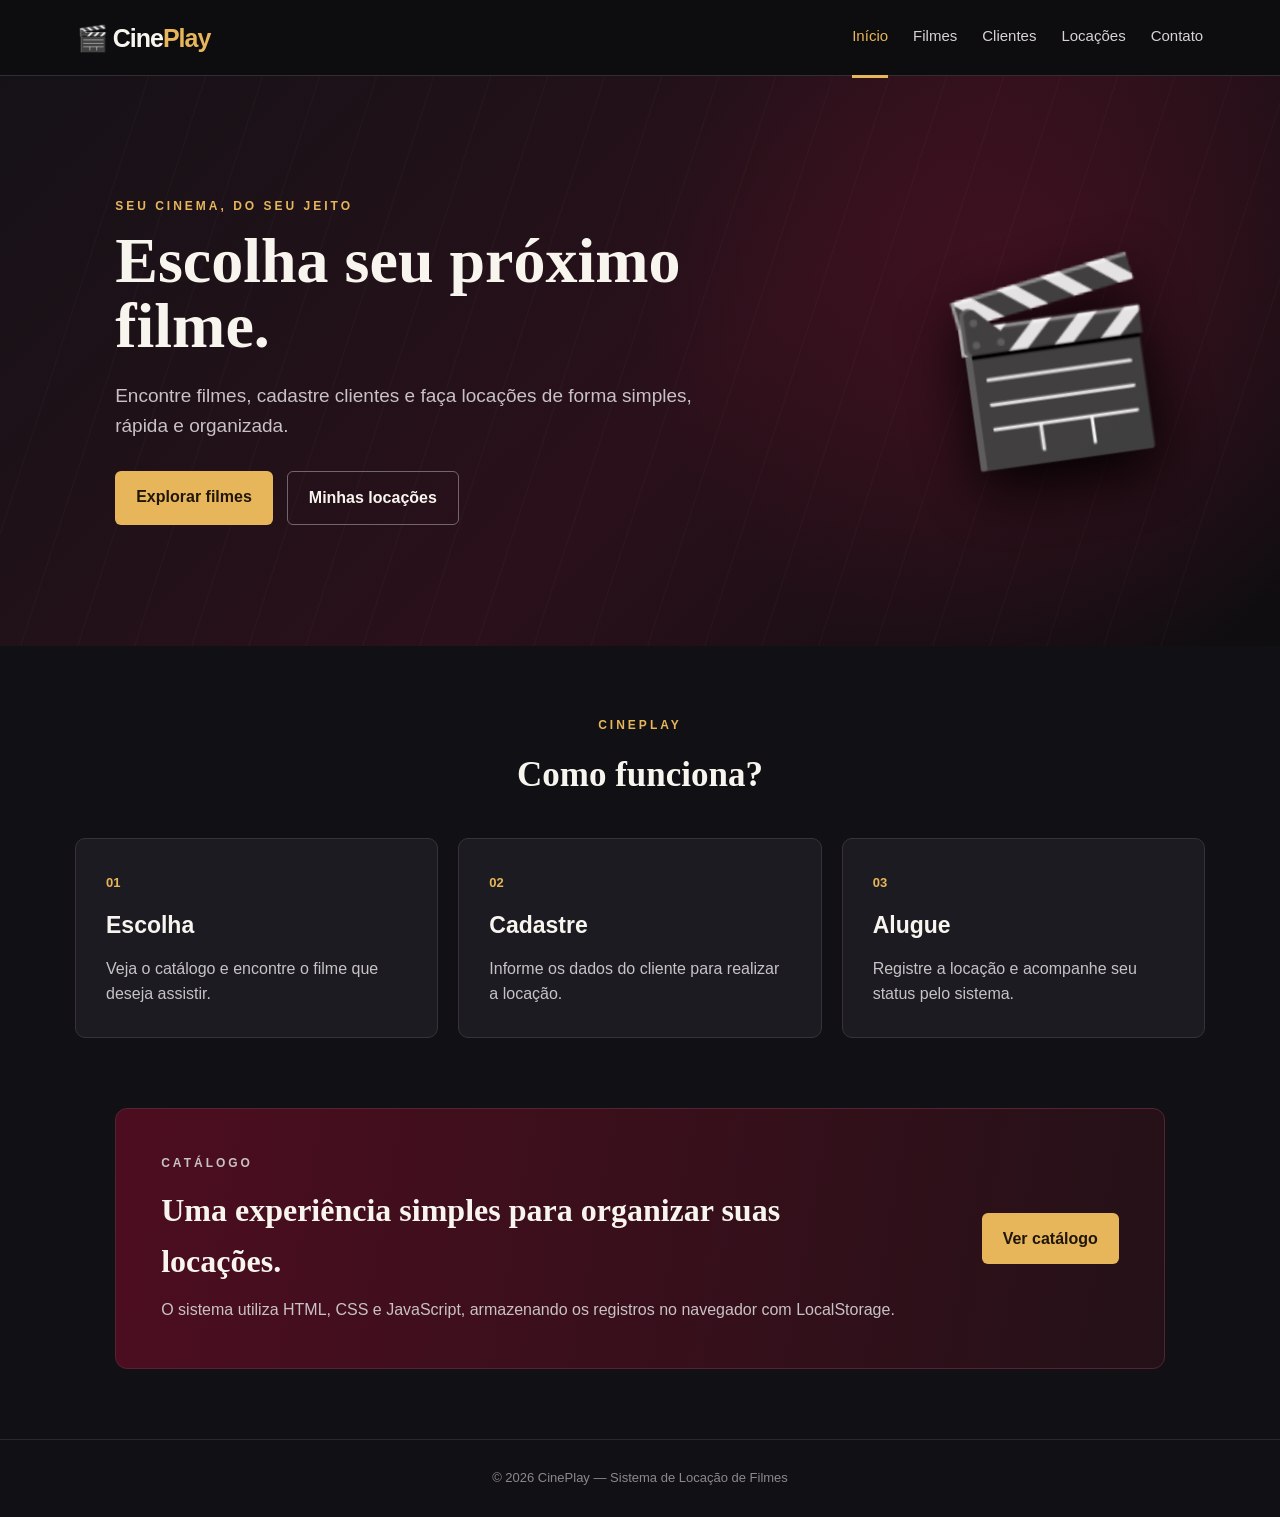
<file: index.html>
<!DOCTYPE html>
<html lang="pt-BR">
<head>
  <meta charset="UTF-8">
  <meta name="viewport" content="width=device-width, initial-scale=1.0">
  <title>CinePlay - Locação de Filmes</title>
  <link rel="stylesheet" href="css/style.css">
</head>
<body>
  <header class="topo">
    <div class="logo">🎬 Cine<span>Play</span></div>
    <nav>
      <a href="index.html" class="ativo">Início</a>
      <a href="filmes.html">Filmes</a>
      <a href="clientes.html">Clientes</a>
      <a href="locacoes.html">Locações</a>
      <a href="contato.html">Contato</a>
    </nav>
  </header>

  <main>
    <section class="hero">
      <div class="hero-conteudo">
        <p class="tag">SEU CINEMA, DO SEU JEITO</p>
        <h1>Escolha seu próximo filme.</h1>
        <p>Encontre filmes, cadastre clientes e faça locações de forma simples, rápida e organizada.</p>
        <div class="botoes">
          <a class="btn btn-principal" href="filmes.html">Explorar filmes</a>
          <a class="btn btn-secundario" href="locacoes.html">Minhas locações</a>
        </div>
      </div>
      <div class="claquete">🎬</div>
    </section>

    <section class="secao">
      <div class="titulo-secao">
        <p class="tag">CINEPLAY</p>
        <h2>Como funciona?</h2>
      </div>
      <div class="cards">
        <article class="card">
          <span>01</span>
          <h3>Escolha</h3>
          <p>Veja o catálogo e encontre o filme que deseja assistir.</p>
        </article>
        <article class="card">
          <span>02</span>
          <h3>Cadastre</h3>
          <p>Informe os dados do cliente para realizar a locação.</p>
        </article>
        <article class="card">
          <span>03</span>
          <h3>Alugue</h3>
          <p>Registre a locação e acompanhe seu status pelo sistema.</p>
        </article>
      </div>
    </section>

    <section class="destaque">
      <div>
        <p class="tag">CATÁLOGO</p>
        <h2>Uma experiência simples para organizar suas locações.</h2>
        <p>O sistema utiliza HTML, CSS e JavaScript, armazenando os registros no navegador com LocalStorage.</p>
      </div>
      <a class="btn btn-principal" href="filmes.html">Ver catálogo</a>
    </section>
  </main>

  <footer>© 2026 CinePlay — Sistema de Locação de Filmes</footer>
</body>
</html>
</file>
<file: css/style.css>
*{box-sizing:border-box;margin:0;padding:0}
:root{--vinho:#7b1530;--vinho2:#4d0d20;--dourado:#e7b65a;--preto:#111014;--cinza:#1c1b21;--cinza2:#29272e;--branco:#f8f5ef;--muted:#c8c2c5}
body{font-family:Arial,Helvetica,sans-serif;background:var(--preto);color:var(--branco);line-height:1.6}
a{text-decoration:none;color:inherit}
.topo{height:76px;background:#0d0c0f;border-bottom:1px solid #332d31;display:flex;align-items:center;justify-content:space-between;padding:0 6%;position:sticky;top:0;z-index:10}
.logo{font-size:25px;font-weight:800;letter-spacing:-1px}.logo span{color:var(--dourado)}
nav{display:flex;gap:25px}nav a{color:#d8d2d4;font-size:15px;padding:27px 0;border-bottom:3px solid transparent}nav a:hover,nav a.ativo{color:var(--dourado);border-color:var(--dourado)}
.hero{min-height:570px;padding:80px 9%;display:flex;align-items:center;justify-content:space-between;background:radial-gradient(circle at 80% 40%,#7b153055,transparent 35%),linear-gradient(135deg,#151217,#2a101a 55%,#0e0d10);position:relative;overflow:hidden}
.hero:before{content:"";position:absolute;inset:0;background:repeating-linear-gradient(90deg,transparent 0 55px,#ffffff05 56px 57px);transform:skewX(-18deg)}
.hero-conteudo{max-width:680px;position:relative;z-index:1}.tag{color:var(--dourado);font-size:12px;font-weight:800;letter-spacing:3px;margin-bottom:12px}.hero h1{font-family:Georgia,serif;font-size:64px;line-height:1.02;margin-bottom:22px}.hero p:not(.tag){font-size:19px;color:var(--muted);max-width:590px}
.claquete{font-size:180px;filter:drop-shadow(0 20px 30px #000);transform:rotate(-8deg);opacity:.95}
.botoes{display:flex;gap:14px;margin-top:30px}.btn{display:inline-block;border:0;border-radius:6px;padding:13px 21px;font-weight:700;cursor:pointer}.btn-principal{background:var(--dourado);color:#21160a}.btn-principal:hover{filter:brightness(1.08)}.btn-secundario{background:transparent;border:1px solid #71666b;color:var(--branco)}.btn-secundario:hover{border-color:var(--dourado);color:var(--dourado)}
.secao,.container{max-width:1180px;margin:auto;padding:70px 25px}.titulo-secao{text-align:center;margin-bottom:35px}.titulo-secao h2,.lista h2{font-family:Georgia,serif;font-size:35px}.cards{display:grid;grid-template-columns:repeat(3,1fr);gap:20px}.card{background:var(--cinza);border:1px solid #383238;border-radius:10px;padding:30px}.card span{color:var(--dourado);font-size:13px;font-weight:bold}.card h3{font-size:23px;margin:12px 0}.card p,.destaque p{color:var(--muted)}
.destaque{margin:0 9% 70px;padding:45px;display:flex;align-items:center;justify-content:space-between;gap:30px;background:linear-gradient(100deg,var(--vinho2),#241117);border:1px solid #562333;border-radius:12px}.destaque h2{font-family:Georgia,serif;font-size:32px;max-width:700px;margin-bottom:10px}
.cabecalho-pagina{display:flex;justify-content:space-between;align-items:flex-end;margin-bottom:35px}.cabecalho-pagina h1{font-family:Georgia,serif;font-size:42px}.cabecalho-pagina p:not(.tag){color:var(--muted)}
.form-card{background:var(--cinza);border:1px solid #39343a;border-radius:10px;padding:30px;margin-bottom:45px}.form-card h2{margin-bottom:24px;font-family:Georgia,serif}.grid-form{display:grid;grid-template-columns:repeat(2,1fr);gap:18px;margin-bottom:24px}
label{display:flex;flex-direction:column;gap:7px;font-size:14px;font-weight:bold;color:#e4dfe0}input,select,textarea{font:inherit;background:#111014;color:var(--branco);border:1px solid #49434a;border-radius:5px;padding:12px;outline:none}input:focus,select:focus,textarea:focus{border-color:var(--dourado)}
.filmes-grid{display:grid;grid-template-columns:repeat(3,1fr);gap:18px;margin-top:22px}.filme-card{background:var(--cinza);border:1px solid #3b3439;border-radius:9px;padding:23px;position:relative}.poster{height:150px;border-radius:6px;background:linear-gradient(135deg,var(--vinho),#171015);display:flex;align-items:center;justify-content:center;font-size:55px;margin-bottom:18px}.filme-card h3{font-size:20px;margin-bottom:5px}.filme-card p{color:var(--muted);font-size:14px}.filme-meta{display:flex;justify-content:space-between;margin-top:14px;color:var(--dourado);font-weight:bold}.acoes{display:flex;gap:8px;margin-top:16px}.btn-mini{padding:8px 11px;border:1px solid #53494e;background:transparent;color:var(--branco);border-radius:5px;cursor:pointer}.btn-mini.excluir{color:#ff8d8d}
.tabela-container{overflow:auto;background:var(--cinza);border:1px solid #39343a;border-radius:10px;margin-top:20px}table{width:100%;border-collapse:collapse}th,td{text-align:left;padding:15px;border-bottom:1px solid #39343a}th{color:var(--dourado);font-size:13px;text-transform:uppercase}td{color:#ddd}
.contato-card{display:grid;grid-template-columns:1.3fr .7fr;gap:35px}.contato-card form{display:flex;flex-direction:column;gap:17px}.contato-info{display:flex;flex-direction:column;gap:15px}.contato-info div{background:#121116;padding:20px;border-radius:7px;display:flex;flex-direction:column}.contato-info div:first-letter{font-size:24px}.contato-info strong{margin-top:5px}.contato-info span{color:var(--muted);font-size:14px}
.vazio{padding:35px;text-align:center;color:var(--muted)}footer{text-align:center;padding:28px;color:#8e878b;border-top:1px solid #2b272b;font-size:13px}
@media(max-width:800px){.topo{height:auto;padding:15px;flex-direction:column;gap:10px}nav{gap:10px;flex-wrap:wrap;justify-content:center}nav a{padding:5px}.hero{padding:65px 7%}.hero h1{font-size:44px}.claquete{display:none}.cards,.filmes-grid{grid-template-columns:1fr}.grid-form,.contato-card{grid-template-columns:1fr}.destaque{margin-left:5%;margin-right:5%;flex-direction:column;align-items:flex-start}.cabecalho-pagina{align-items:flex-start;gap:15px;flex-direction:column}}
</file>
